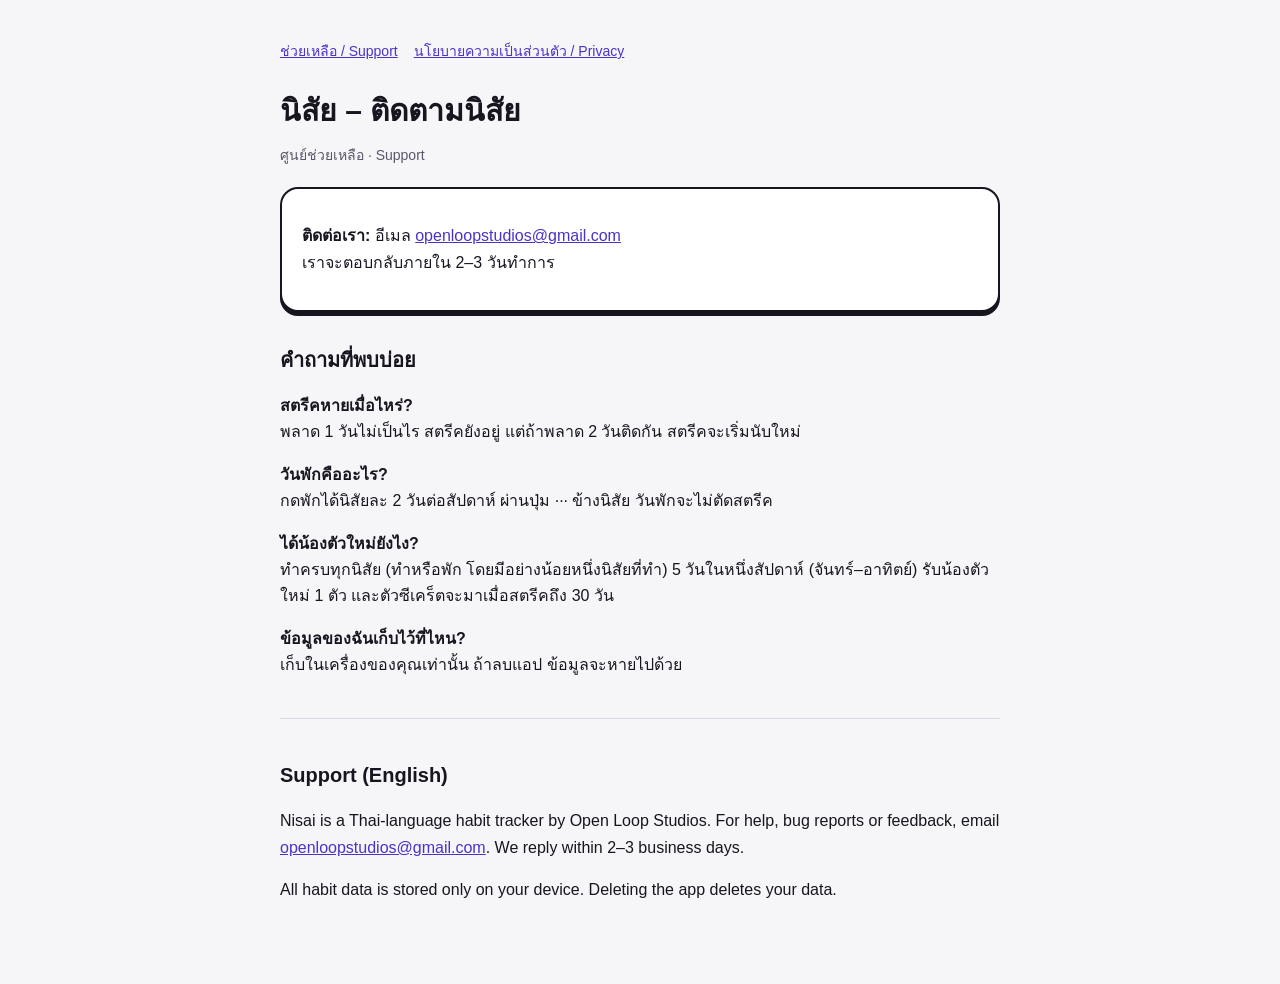
<file: index.html>
<!DOCTYPE html>
<html lang="th">
<head>
<meta charset="utf-8">
<meta name="viewport" content="width=device-width, initial-scale=1">
<title>นิสัย – ติดตามนิสัย · ช่วยเหลือ / Support</title>
<link rel="stylesheet" href="style.css">
</head>
<body>
<main>
<nav><a href="./">ช่วยเหลือ / Support</a><a href="privacy/">นโยบายความเป็นส่วนตัว / Privacy</a></nav>
<h1>นิสัย – ติดตามนิสัย</h1>
<p class="muted">ศูนย์ช่วยเหลือ · Support</p>

<div class="card">
<p><strong>ติดต่อเรา:</strong> อีเมล <a href="mailto:openloopstudios@gmail.com">openloopstudios@gmail.com</a><br>
เราจะตอบกลับภายใน 2–3 วันทำการ</p>
</div>

<h2>คำถามที่พบบ่อย</h2>
<p><strong>สตรีคหายเมื่อไหร่?</strong><br>พลาด 1 วันไม่เป็นไร สตรีคยังอยู่ แต่ถ้าพลาด 2 วันติดกัน สตรีคจะเริ่มนับใหม่</p>
<p><strong>วันพักคืออะไร?</strong><br>กดพักได้นิสัยละ 2 วันต่อสัปดาห์ ผ่านปุ่ม ··· ข้างนิสัย วันพักจะไม่ตัดสตรีค</p>
<p><strong>ได้น้องตัวใหม่ยังไง?</strong><br>ทำครบทุกนิสัย (ทำหรือพัก โดยมีอย่างน้อยหนึ่งนิสัยที่ทำ) 5 วันในหนึ่งสัปดาห์ (จันทร์–อาทิตย์) รับน้องตัวใหม่ 1 ตัว และตัวซีเคร็ตจะมาเมื่อสตรีคถึง 30 วัน</p>
<p><strong>ข้อมูลของฉันเก็บไว้ที่ไหน?</strong><br>เก็บในเครื่องของคุณเท่านั้น ถ้าลบแอป ข้อมูลจะหายไปด้วย</p>

<hr>
<h2>Support (English)</h2>
<p>Nisai is a Thai-language habit tracker by Open Loop Studios. For help, bug reports or feedback, email <a href="mailto:openloopstudios@gmail.com">openloopstudios@gmail.com</a>. We reply within 2–3 business days.</p>
<p>All habit data is stored only on your device. Deleting the app deletes your data.</p>
</main>
</body>
</html>
</file>
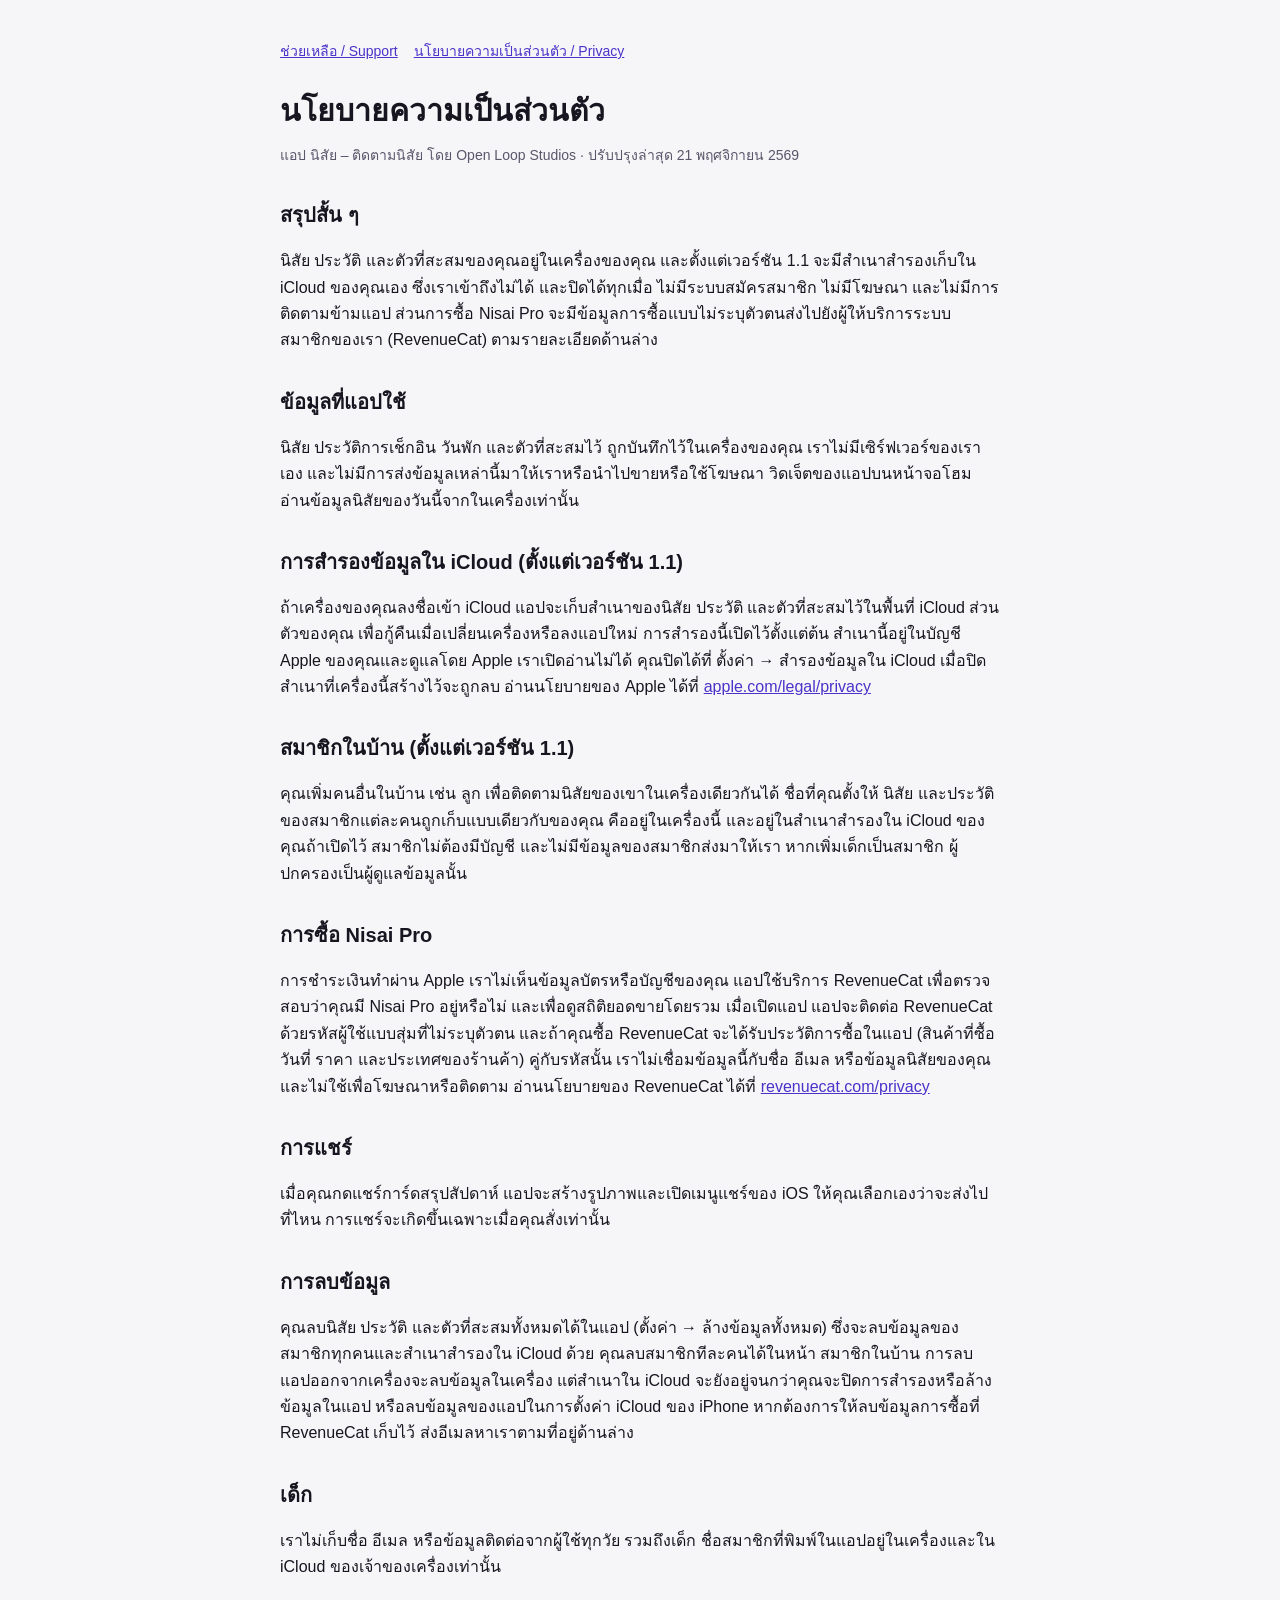
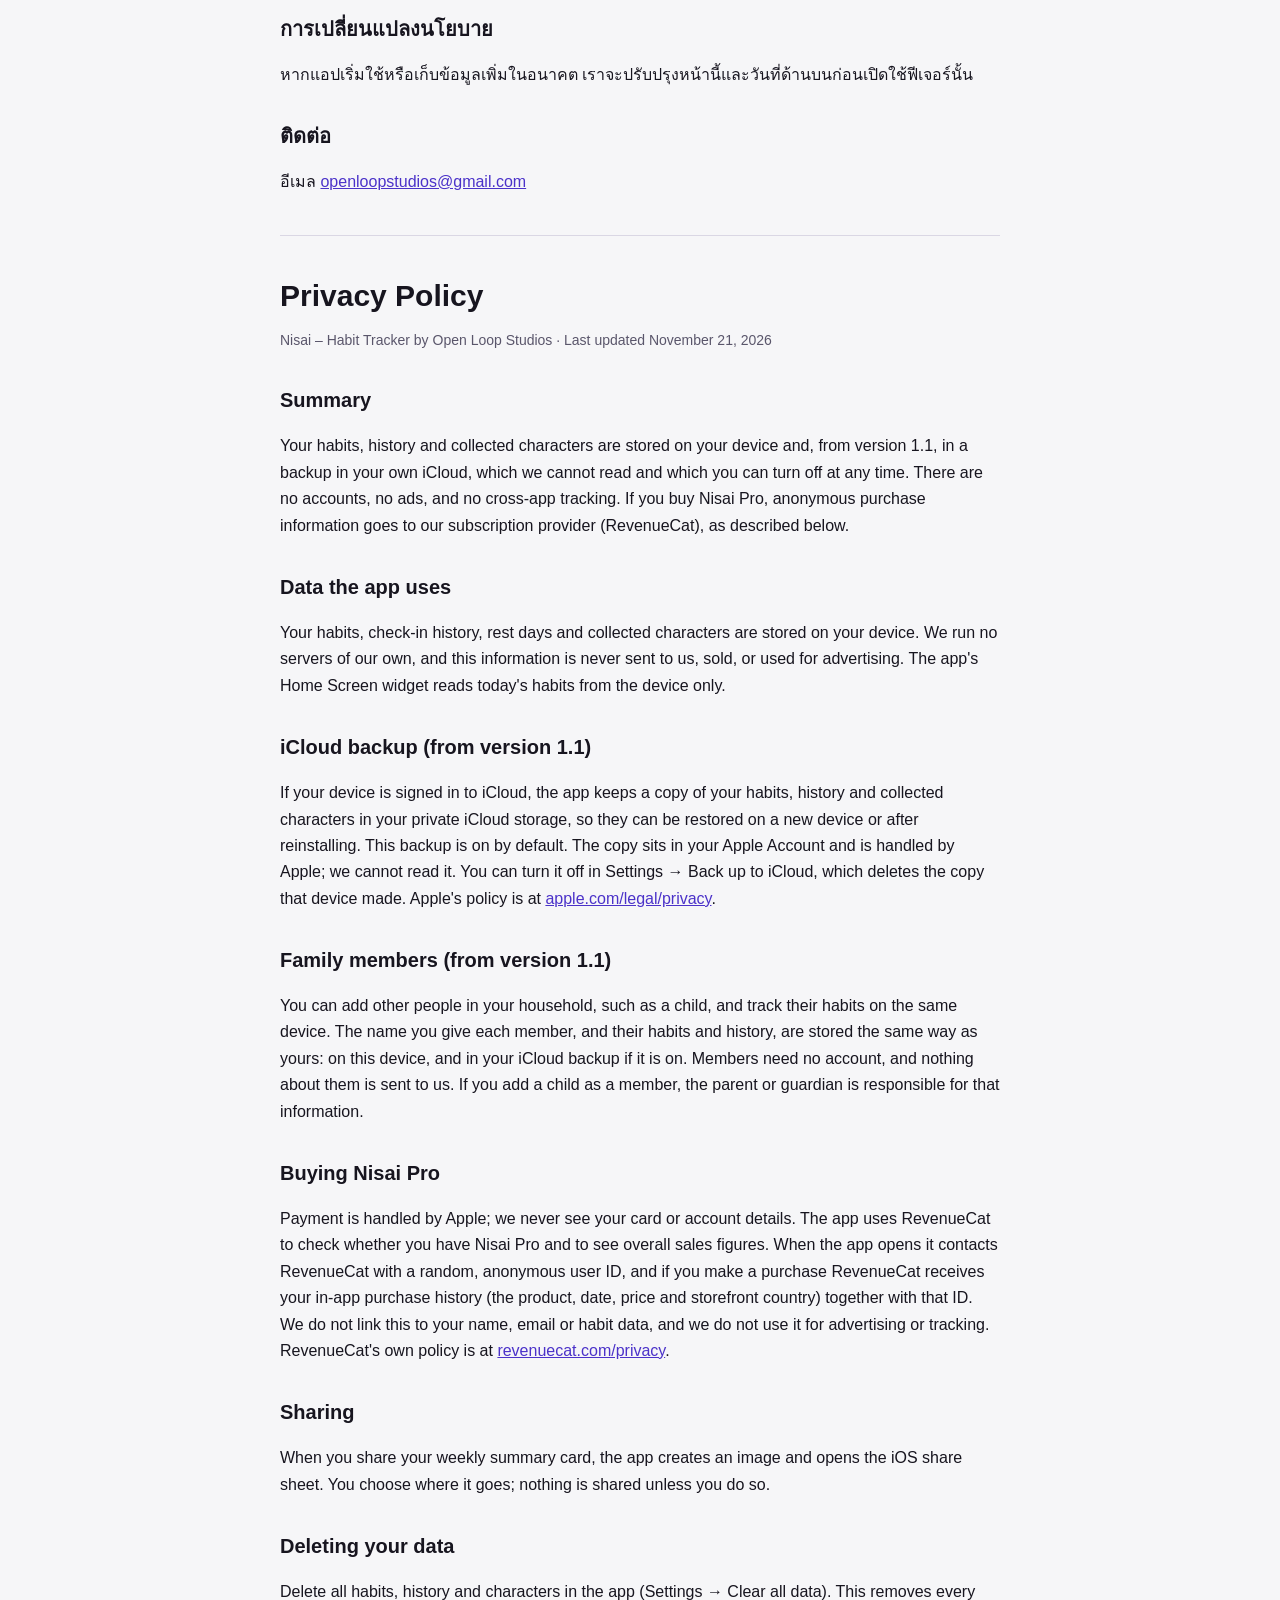
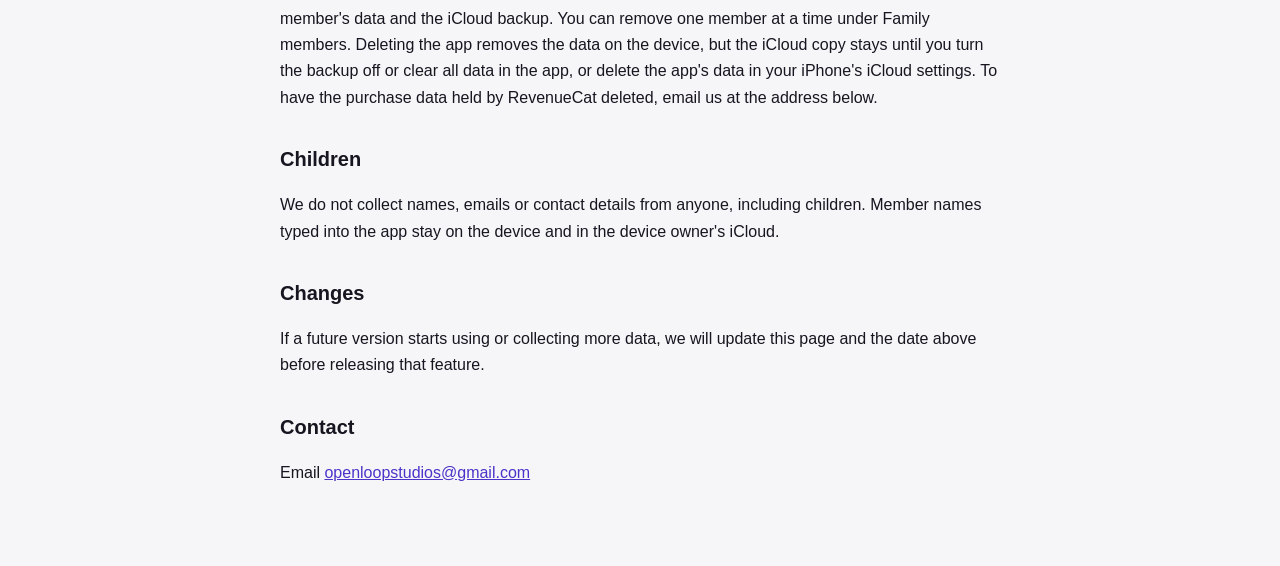
<file: privacy/index.html>
<!DOCTYPE html>
<html lang="th">
<head>
<meta charset="utf-8">
<meta name="viewport" content="width=device-width, initial-scale=1">
<title>นิสัย – นโยบายความเป็นส่วนตัว / Privacy Policy</title>
<link rel="stylesheet" href="../style.css">
</head>
<body>
<main>
<nav><a href="../">ช่วยเหลือ / Support</a><a href="./">นโยบายความเป็นส่วนตัว / Privacy</a></nav>
<h1>นโยบายความเป็นส่วนตัว</h1>
<p class="muted">แอป นิสัย – ติดตามนิสัย โดย Open Loop Studios · ปรับปรุงล่าสุด 21 พฤศจิกายน 2569</p>

<h2>สรุปสั้น ๆ</h2>
<p>นิสัย ประวัติ และตัวที่สะสมของคุณอยู่ในเครื่องของคุณ และตั้งแต่เวอร์ชัน 1.1 จะมีสำเนาสำรองเก็บใน iCloud ของคุณเอง ซึ่งเราเข้าถึงไม่ได้ และปิดได้ทุกเมื่อ ไม่มีระบบสมัครสมาชิก ไม่มีโฆษณา และไม่มีการติดตามข้ามแอป ส่วนการซื้อ Nisai Pro จะมีข้อมูลการซื้อแบบไม่ระบุตัวตนส่งไปยังผู้ให้บริการระบบสมาชิกของเรา (RevenueCat) ตามรายละเอียดด้านล่าง</p>

<h2>ข้อมูลที่แอปใช้</h2>
<p>นิสัย ประวัติการเช็กอิน วันพัก และตัวที่สะสมไว้ ถูกบันทึกไว้ในเครื่องของคุณ เราไม่มีเซิร์ฟเวอร์ของเราเอง และไม่มีการส่งข้อมูลเหล่านี้มาให้เราหรือนำไปขายหรือใช้โฆษณา วิดเจ็ตของแอปบนหน้าจอโฮมอ่านข้อมูลนิสัยของวันนี้จากในเครื่องเท่านั้น</p>

<h2>การสำรองข้อมูลใน iCloud (ตั้งแต่เวอร์ชัน 1.1)</h2>
<p>ถ้าเครื่องของคุณลงชื่อเข้า iCloud แอปจะเก็บสำเนาของนิสัย ประวัติ และตัวที่สะสมไว้ในพื้นที่ iCloud ส่วนตัวของคุณ เพื่อกู้คืนเมื่อเปลี่ยนเครื่องหรือลงแอปใหม่ การสำรองนี้เปิดไว้ตั้งแต่ต้น สำเนานี้อยู่ในบัญชี Apple ของคุณและดูแลโดย Apple เราเปิดอ่านไม่ได้ คุณปิดได้ที่ ตั้งค่า → สำรองข้อมูลใน iCloud เมื่อปิด สำเนาที่เครื่องนี้สร้างไว้จะถูกลบ อ่านนโยบายของ Apple ได้ที่ <a href="https://www.apple.com/legal/privacy/">apple.com/legal/privacy</a></p>

<h2>สมาชิกในบ้าน (ตั้งแต่เวอร์ชัน 1.1)</h2>
<p>คุณเพิ่มคนอื่นในบ้าน เช่น ลูก เพื่อติดตามนิสัยของเขาในเครื่องเดียวกันได้ ชื่อที่คุณตั้งให้ นิสัย และประวัติของสมาชิกแต่ละคนถูกเก็บแบบเดียวกับของคุณ คืออยู่ในเครื่องนี้ และอยู่ในสำเนาสำรองใน iCloud ของคุณถ้าเปิดไว้ สมาชิกไม่ต้องมีบัญชี และไม่มีข้อมูลของสมาชิกส่งมาให้เรา หากเพิ่มเด็กเป็นสมาชิก ผู้ปกครองเป็นผู้ดูแลข้อมูลนั้น</p>

<h2>การซื้อ Nisai Pro</h2>
<p>การชำระเงินทำผ่าน Apple เราไม่เห็นข้อมูลบัตรหรือบัญชีของคุณ แอปใช้บริการ RevenueCat เพื่อตรวจสอบว่าคุณมี Nisai Pro อยู่หรือไม่ และเพื่อดูสถิติยอดขายโดยรวม เมื่อเปิดแอป แอปจะติดต่อ RevenueCat ด้วยรหัสผู้ใช้แบบสุ่มที่ไม่ระบุตัวตน และถ้าคุณซื้อ RevenueCat จะได้รับประวัติการซื้อในแอป (สินค้าที่ซื้อ วันที่ ราคา และประเทศของร้านค้า) คู่กับรหัสนั้น เราไม่เชื่อมข้อมูลนี้กับชื่อ อีเมล หรือข้อมูลนิสัยของคุณ และไม่ใช้เพื่อโฆษณาหรือติดตาม อ่านนโยบายของ RevenueCat ได้ที่ <a href="https://www.revenuecat.com/privacy">revenuecat.com/privacy</a></p>

<h2>การแชร์</h2>
<p>เมื่อคุณกดแชร์การ์ดสรุปสัปดาห์ แอปจะสร้างรูปภาพและเปิดเมนูแชร์ของ iOS ให้คุณเลือกเองว่าจะส่งไปที่ไหน การแชร์จะเกิดขึ้นเฉพาะเมื่อคุณสั่งเท่านั้น</p>

<h2>การลบข้อมูล</h2>
<p>คุณลบนิสัย ประวัติ และตัวที่สะสมทั้งหมดได้ในแอป (ตั้งค่า → ล้างข้อมูลทั้งหมด) ซึ่งจะลบข้อมูลของสมาชิกทุกคนและสำเนาสำรองใน iCloud ด้วย คุณลบสมาชิกทีละคนได้ในหน้า สมาชิกในบ้าน การลบแอปออกจากเครื่องจะลบข้อมูลในเครื่อง แต่สำเนาใน iCloud จะยังอยู่จนกว่าคุณจะปิดการสำรองหรือล้างข้อมูลในแอป หรือลบข้อมูลของแอปในการตั้งค่า iCloud ของ iPhone หากต้องการให้ลบข้อมูลการซื้อที่ RevenueCat เก็บไว้ ส่งอีเมลหาเราตามที่อยู่ด้านล่าง</p>

<h2>เด็ก</h2>
<p>เราไม่เก็บชื่อ อีเมล หรือข้อมูลติดต่อจากผู้ใช้ทุกวัย รวมถึงเด็ก ชื่อสมาชิกที่พิมพ์ในแอปอยู่ในเครื่องและใน iCloud ของเจ้าของเครื่องเท่านั้น</p>

<h2>การเปลี่ยนแปลงนโยบาย</h2>
<p>หากแอปเริ่มใช้หรือเก็บข้อมูลเพิ่มในอนาคต เราจะปรับปรุงหน้านี้และวันที่ด้านบนก่อนเปิดใช้ฟีเจอร์นั้น</p>

<h2>ติดต่อ</h2>
<p>อีเมล <a href="mailto:openloopstudios@gmail.com">openloopstudios@gmail.com</a></p>

<hr>
<h1>Privacy Policy</h1>
<p class="muted">Nisai – Habit Tracker by Open Loop Studios · Last updated November 21, 2026</p>
<h2>Summary</h2>
<p>Your habits, history and collected characters are stored on your device and, from version 1.1, in a backup in your own iCloud, which we cannot read and which you can turn off at any time. There are no accounts, no ads, and no cross-app tracking. If you buy Nisai Pro, anonymous purchase information goes to our subscription provider (RevenueCat), as described below.</p>
<h2>Data the app uses</h2>
<p>Your habits, check-in history, rest days and collected characters are stored on your device. We run no servers of our own, and this information is never sent to us, sold, or used for advertising. The app's Home Screen widget reads today's habits from the device only.</p>
<h2>iCloud backup (from version 1.1)</h2>
<p>If your device is signed in to iCloud, the app keeps a copy of your habits, history and collected characters in your private iCloud storage, so they can be restored on a new device or after reinstalling. This backup is on by default. The copy sits in your Apple Account and is handled by Apple; we cannot read it. You can turn it off in Settings → Back up to iCloud, which deletes the copy that device made. Apple's policy is at <a href="https://www.apple.com/legal/privacy/">apple.com/legal/privacy</a>.</p>
<h2>Family members (from version 1.1)</h2>
<p>You can add other people in your household, such as a child, and track their habits on the same device. The name you give each member, and their habits and history, are stored the same way as yours: on this device, and in your iCloud backup if it is on. Members need no account, and nothing about them is sent to us. If you add a child as a member, the parent or guardian is responsible for that information.</p>
<h2>Buying Nisai Pro</h2>
<p>Payment is handled by Apple; we never see your card or account details. The app uses RevenueCat to check whether you have Nisai Pro and to see overall sales figures. When the app opens it contacts RevenueCat with a random, anonymous user ID, and if you make a purchase RevenueCat receives your in-app purchase history (the product, date, price and storefront country) together with that ID. We do not link this to your name, email or habit data, and we do not use it for advertising or tracking. RevenueCat's own policy is at <a href="https://www.revenuecat.com/privacy">revenuecat.com/privacy</a>.</p>
<h2>Sharing</h2>
<p>When you share your weekly summary card, the app creates an image and opens the iOS share sheet. You choose where it goes; nothing is shared unless you do so.</p>
<h2>Deleting your data</h2>
<p>Delete all habits, history and characters in the app (Settings → Clear all data). This removes every member's data and the iCloud backup. You can remove one member at a time under Family members. Deleting the app removes the data on the device, but the iCloud copy stays until you turn the backup off or clear all data in the app, or delete the app's data in your iPhone's iCloud settings. To have the purchase data held by RevenueCat deleted, email us at the address below.</p>
<h2>Children</h2>
<p>We do not collect names, emails or contact details from anyone, including children. Member names typed into the app stay on the device and in the device owner's iCloud.</p>
<h2>Changes</h2>
<p>If a future version starts using or collecting more data, we will update this page and the date above before releasing that feature.</p>
<h2>Contact</h2>
<p>Email <a href="mailto:openloopstudios@gmail.com">openloopstudios@gmail.com</a></p>
</main>
</body>
</html>
</file>
<file: style.css>
body{margin:0;background:#F6F6F8;color:#17151F;font-family:-apple-system,"Thonburi","Noto Sans Thai",sans-serif;line-height:1.65}
main{max-width:720px;margin:0 auto;padding:40px 22px 64px}
h1{font-size:30px;line-height:1.3;margin:0 0 4px}
h2{font-size:20px;margin:32px 0 8px}
.muted{color:#5A566B;font-size:14px}
a{color:#4B32C9}
.card{background:#fff;border:2px solid #17151F;border-radius:18px;box-shadow:0 4px 0 #17151F;padding:18px 20px;margin:20px 0}
nav{display:flex;gap:16px;font-size:14px;margin-bottom:28px}
hr{border:0;border-top:1px solid #DAD7E4;margin:40px 0}
</file>
